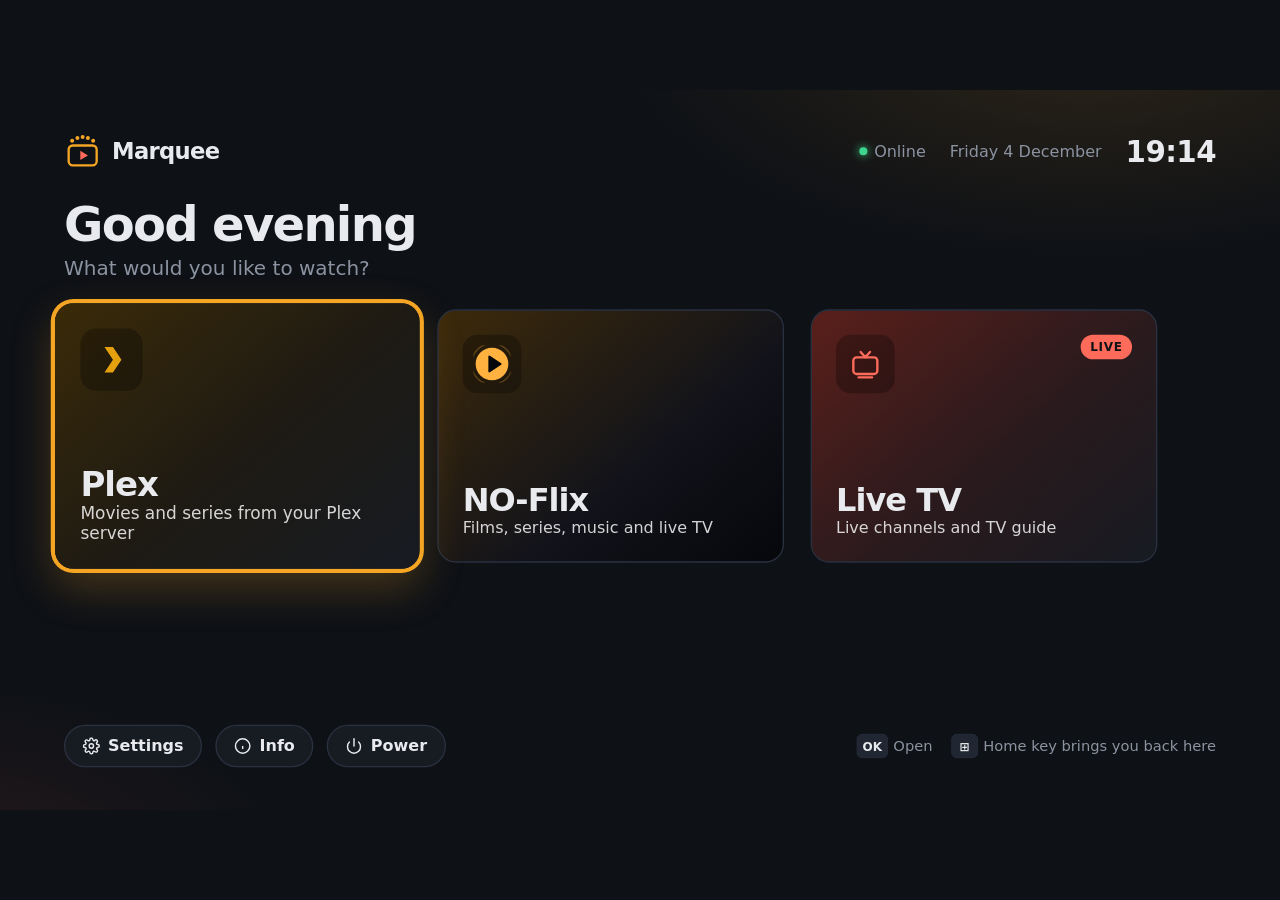
<file: rootfs/usr/local/lib/marquee-home/ui/index.html>
<!doctype html>
<html lang="en">
<head>
  <meta charset="utf-8">
  <title>Marquee Home</title>
  <link rel="stylesheet" href="home.css">
</head>
<body>
  <div class="stage" id="stage">
    <section class="home" id="home">
      <header class="hbar">
        <div class="hlogo">
          <svg width="56" height="56" viewBox="0 0 64 64" aria-hidden="true"><g fill="#F5A524"><circle cx="14" cy="14" r="3.4"/><circle cx="23" cy="9" r="3.4"/><circle cx="32" cy="7.5" r="3.4"/><circle cx="41" cy="9" r="3.4"/><circle cx="50" cy="14" r="3.4"/></g><rect x="8" y="22" width="48" height="34" rx="7" fill="none" stroke="#F5A524" stroke-width="4"/><path d="M28 31v16l13-8z" fill="#FF6B5A"/></svg>
          Marquee
        </div>
        <div class="hright">
          <div class="net" id="net"><span class="dot"></span><span id="net-label"></span></div>
          <div id="date"></div>
          <div class="clock" id="clock"></div>
        </div>
      </header>

      <div class="greet">
        <h1 id="greet"></h1>
        <p data-i="ask"></p>
      </div>

      <div class="apps" id="apps" data-row></div>
      <p class="empty" id="no-apps" hidden data-i="no_apps"></p>

      <footer class="hfoot">
        <div class="sys" data-row>
          <button class="pill f" data-go="settings"><svg viewBox="0 0 24 24" fill="none" stroke="currentColor" stroke-width="2"><circle cx="12" cy="12" r="3"/><path d="M19.4 15a1.7 1.7 0 0 0 .3 1.8l.1.1a2 2 0 1 1-2.8 2.8l-.1-.1a1.7 1.7 0 0 0-1.8-.3 1.7 1.7 0 0 0-1 1.5V21a2 2 0 1 1-4 0v-.1a1.7 1.7 0 0 0-1.1-1.5 1.7 1.7 0 0 0-1.8.3l-.1.1a2 2 0 1 1-2.8-2.8l.1-.1a1.7 1.7 0 0 0 .3-1.8 1.7 1.7 0 0 0-1.5-1H3a2 2 0 1 1 0-4h.1a1.7 1.7 0 0 0 1.5-1.1 1.7 1.7 0 0 0-.3-1.8l-.1-.1a2 2 0 1 1 2.8-2.8l.1.1a1.7 1.7 0 0 0 1.8.3H9a1.7 1.7 0 0 0 1-1.5V3a2 2 0 1 1 4 0v.1a1.7 1.7 0 0 0 1 1.5 1.7 1.7 0 0 0 1.8-.3l.1-.1a2 2 0 1 1 2.8 2.8l-.1.1a1.7 1.7 0 0 0-.3 1.8V9a1.7 1.7 0 0 0 1.5 1H21a2 2 0 1 1 0 4h-.1a1.7 1.7 0 0 0-1.5 1z"/></svg><span data-i="settings"></span></button>
          <button class="pill f" data-go="info"><svg viewBox="0 0 24 24" fill="none" stroke="currentColor" stroke-width="2"><circle cx="12" cy="12" r="10"/><path d="M12 16v-4M12 8h.01"/></svg><span>Info</span></button>
          <button class="pill f" data-go="power"><svg viewBox="0 0 24 24" fill="none" stroke="currentColor" stroke-width="2" stroke-linecap="round"><path d="M12 2v10"/><path d="M18.4 6.6a9 9 0 1 1-12.8 0"/></svg><span data-i="power"></span></button>
        </div>
        <div class="hint"><span><span class="k">OK</span><span data-i="h_open"></span></span><span><span class="k" id="home-key-label">⊞</span><span data-i="h_home"></span></span></div>
      </footer>
    </section>

    <!-- Panels (Settings / Info / Power) -->
    <div class="scrim" id="scrim" hidden>
      <section class="panel" id="panel-settings" hidden>
        <h2 data-i="settings"></h2>
        <p data-i="settings_body"></p>
        <div class="url" id="admin-url"></div>
        <div class="row" data-row><button class="btn f primary" data-go="close" data-i="close"></button></div>
      </section>
      <section class="panel" id="panel-info" hidden>
        <h2>Marquee</h2>
        <dl class="kv">
          <dt data-i="i_version"></dt><dd class="mono" id="i-version"></dd>
          <dt data-i="i_channel"></dt><dd id="i-channel"></dd>
          <dt data-i="i_name"></dt><dd id="i-host"></dd>
          <dt data-i="i_ip"></dt><dd class="mono" id="i-ip"></dd>
        </dl>
        <p class="status" id="check-status"></p>
        <div class="row" data-row>
          <button class="btn f primary" data-go="check" data-i="check"></button>
          <button class="btn f" data-go="close" data-i="close"></button>
        </div>
      </section>
      <section class="panel" id="panel-power" hidden>
        <h2 data-i="power_title"></h2>
        <p data-i="power_body"></p>
        <div class="row" data-row>
          <button class="btn f" data-go="reboot" data-i="reboot"></button>
          <button class="btn f danger" data-go="poweroff" data-i="poweroff"></button>
          <button class="btn f" data-go="close" data-i="cancel"></button>
        </div>
      </section>
    </div>

    <!-- Shown while an app opens (the app's window covers it) -->
    <div class="opening" id="opening" hidden>
      <div class="glyph" id="opening-glyph"></div>
      <h2 id="opening-title"></h2>
      <div class="spinner"></div>
    </div>

    <div class="toast" id="toast" hidden></div>
  </div>
  <script src="home.js"></script>
</body>
</html>
</file>
<file: rootfs/usr/local/lib/marquee-home/ui/home.css>
/* Marquee Home - TV home screen. Colours from branding/tokens.css (the TV is always dark). */
:root {
  --ink: #0E1116; --surface: #171B22; --surface-2: #202632; --border: #2A3140;
  --text: #E8EAED; --muted: #8B93A1; --amber: #F5A524; --coral: #FF6B5A;
  --success: #3DD68C; --danger: #F2555A;
  --font: "Inter", "Inter Variable", system-ui, sans-serif;
  --mono: "JetBrains Mono", "DejaVu Sans Mono", monospace;
  color-scheme: dark;
}
* { box-sizing: border-box; }
[hidden] { display: none !important; }
html, body { margin: 0; height: 100%; overflow: hidden; background: var(--ink); color: var(--text); font-family: var(--font); -webkit-font-smoothing: antialiased; user-select: none; }
body.idle { cursor: none; }
button { font: inherit; color: inherit; }
svg { flex: none; }

/* 1920x1080 stage, scaled to the screen by home.js */
.stage { position: absolute; left: 0; top: 0; width: 1920px; height: 1080px; transform-origin: 0 0; overflow: hidden; }

.home { position: absolute; inset: 0; padding: 64px 96px; display: flex; flex-direction: column; gap: 44px;
  background: radial-gradient(1200px 600px at 85% -10%, rgba(245,165,36,.14), transparent 60%),
              radial-gradient(900px 500px at -5% 110%, rgba(255,107,90,.10), transparent 60%), var(--ink); }
.hbar { display: flex; justify-content: space-between; align-items: center; }
.hlogo { display: flex; align-items: center; gap: 16px; font-size: 34px; font-weight: 700; letter-spacing: -.03em; }
.hright { display: flex; align-items: center; gap: 36px; color: var(--muted); font-size: 24px; }
.clock { font-size: 44px; font-weight: 600; color: var(--text); font-variant-numeric: tabular-nums; letter-spacing: -.02em; }
.net { display: flex; align-items: center; gap: 10px; }
.dot { width: 12px; height: 12px; border-radius: 50%; background: var(--success); box-shadow: 0 0 12px var(--success); }
.net.off .dot { background: var(--danger); box-shadow: 0 0 12px var(--danger); }
.greet h1 { margin: 0; font-size: 72px; font-weight: 800; letter-spacing: -.035em; line-height: 1.05; }
.greet p { margin: 10px 0 0; font-size: 30px; color: var(--muted); }
.empty { font-size: 28px; color: var(--muted); }

/* app tiles */
.apps { display: flex; gap: 40px; }
.app { position: relative; width: 520px; height: 380px; border-radius: 28px; padding: 36px; display: flex; flex-direction: column;
  justify-content: space-between; overflow: hidden; background: var(--surface); border: 2px solid var(--border); text-align: left;
  transition: transform .18s ease, box-shadow .18s ease, border-color .18s; cursor: pointer; }
.app::before { content: ""; position: absolute; inset: 0; background: var(--g); }
.app > * { position: relative; }
.app .glyph { width: 88px; height: 88px; border-radius: 22px; display: grid; place-items: center; background: rgba(0,0,0,.28); }
.app h2 { margin: 0; font-size: 48px; font-weight: 800; letter-spacing: -.03em; }
.app .sub { font-size: 24px; color: rgba(255,255,255,.82); margin-top: 6px; }
.app .badge { position: absolute; top: 36px; right: 36px; font-size: 18px; font-weight: 700; letter-spacing: .06em; text-transform: uppercase;
  padding: 8px 14px; border-radius: 999px; background: rgba(0,0,0,.35); }
.app.plex { --g: linear-gradient(140deg, #3a2a08 0%, #1d1a14 55%, #171B22 100%); }
.app.jellyfin { --g: linear-gradient(140deg, #3a2470 0%, #1b2a46 60%, #171B22 100%); }
.app.noflix { --g: linear-gradient(140deg, #3d2a0a 0%, #12131a 60%, #06070B 100%); }
.app.livetv { --g: linear-gradient(140deg, #5a1f1a 0%, #2a1a1d 55%, #171B22 100%); }
.app.livetv .badge { background: var(--coral); color: var(--ink); }

/* focus (remote / keyboard / mouse hover) */
.f { outline: none; }
.f.on { transform: scale(1.06); border-color: var(--amber) !important; box-shadow: 0 0 0 4px var(--amber), 0 24px 60px rgba(245,165,36,.25); z-index: 2; }

.hfoot { margin-top: auto; display: flex; justify-content: space-between; align-items: center; }
.sys { display: flex; gap: 20px; }
.pill { display: flex; align-items: center; gap: 12px; font-size: 24px; font-weight: 600; padding: 16px 26px; border-radius: 999px;
  background: var(--surface); border: 2px solid var(--border); transition: transform .18s, box-shadow .18s; cursor: pointer; }
.pill svg { width: 26px; height: 26px; }
.hint { color: var(--muted); font-size: 22px; display: flex; gap: 28px; }
.k { display: inline-grid; place-items: center; min-width: 40px; height: 36px; padding: 0 8px; border-radius: 8px; background: var(--surface-2);
  border: 1px solid var(--border); font-size: 18px; font-weight: 600; color: var(--text); margin-right: 8px; }

/* panels */
.scrim { position: absolute; inset: 0; background: rgba(5,7,10,.72); display: grid; place-items: center; z-index: 10; }
.panel { width: 980px; background: var(--surface); border: 2px solid var(--border); border-radius: 28px; padding: 56px 64px;
  box-shadow: 0 30px 80px rgba(0,0,0,.5); display: flex; flex-direction: column; gap: 28px; }
.panel h2 { margin: 0; font-size: 52px; font-weight: 800; letter-spacing: -.03em; }
.panel p { margin: 0; font-size: 28px; line-height: 1.45; color: #C9CED6; }
.panel .url { font: 600 44px var(--mono); color: var(--amber); }
.panel .status { min-height: 36px; color: var(--muted); }
.kv { display: grid; grid-template-columns: max-content 1fr; gap: 16px 48px; margin: 0; font-size: 28px; }
.kv dt { color: var(--muted); }
.kv dd { margin: 0; }
.mono { font-family: var(--mono); }
.row { display: flex; gap: 20px; margin-top: 8px; }
.btn { font-size: 26px; font-weight: 700; padding: 18px 34px; border-radius: 16px; border: 2px solid var(--border); background: var(--surface-2);
  cursor: pointer; transition: transform .15s, box-shadow .15s; }
.btn.primary { background: var(--amber); border-color: var(--amber); color: var(--ink); }
.btn.danger { color: var(--danger); }
.btn.f.on { transform: scale(1.05); }

/* opening an app */
.opening { position: absolute; inset: 0; z-index: 20; display: flex; flex-direction: column; align-items: center; justify-content: center; gap: 32px;
  background: var(--ink); }
.opening .glyph { width: 140px; height: 140px; border-radius: 34px; display: grid; place-items: center; background: var(--surface); border: 2px solid var(--border); }
.opening h2 { margin: 0; font-size: 48px; font-weight: 700; letter-spacing: -.02em; }
.spinner { width: 56px; height: 56px; border-radius: 50%; border: 6px solid var(--surface-2); border-top-color: var(--amber); animation: spin 1s linear infinite; }
@keyframes spin { to { transform: rotate(360deg); } }

.toast { position: absolute; left: 50%; bottom: 72px; transform: translateX(-50%); z-index: 30; background: var(--surface-2); border: 2px solid var(--border);
  border-radius: 18px; padding: 22px 34px; font-size: 26px; max-width: 1400px; box-shadow: 0 20px 50px rgba(0,0,0,.5); }

@media (prefers-reduced-motion: reduce) { * { transition: none !important; animation: none !important; } }
</file>
